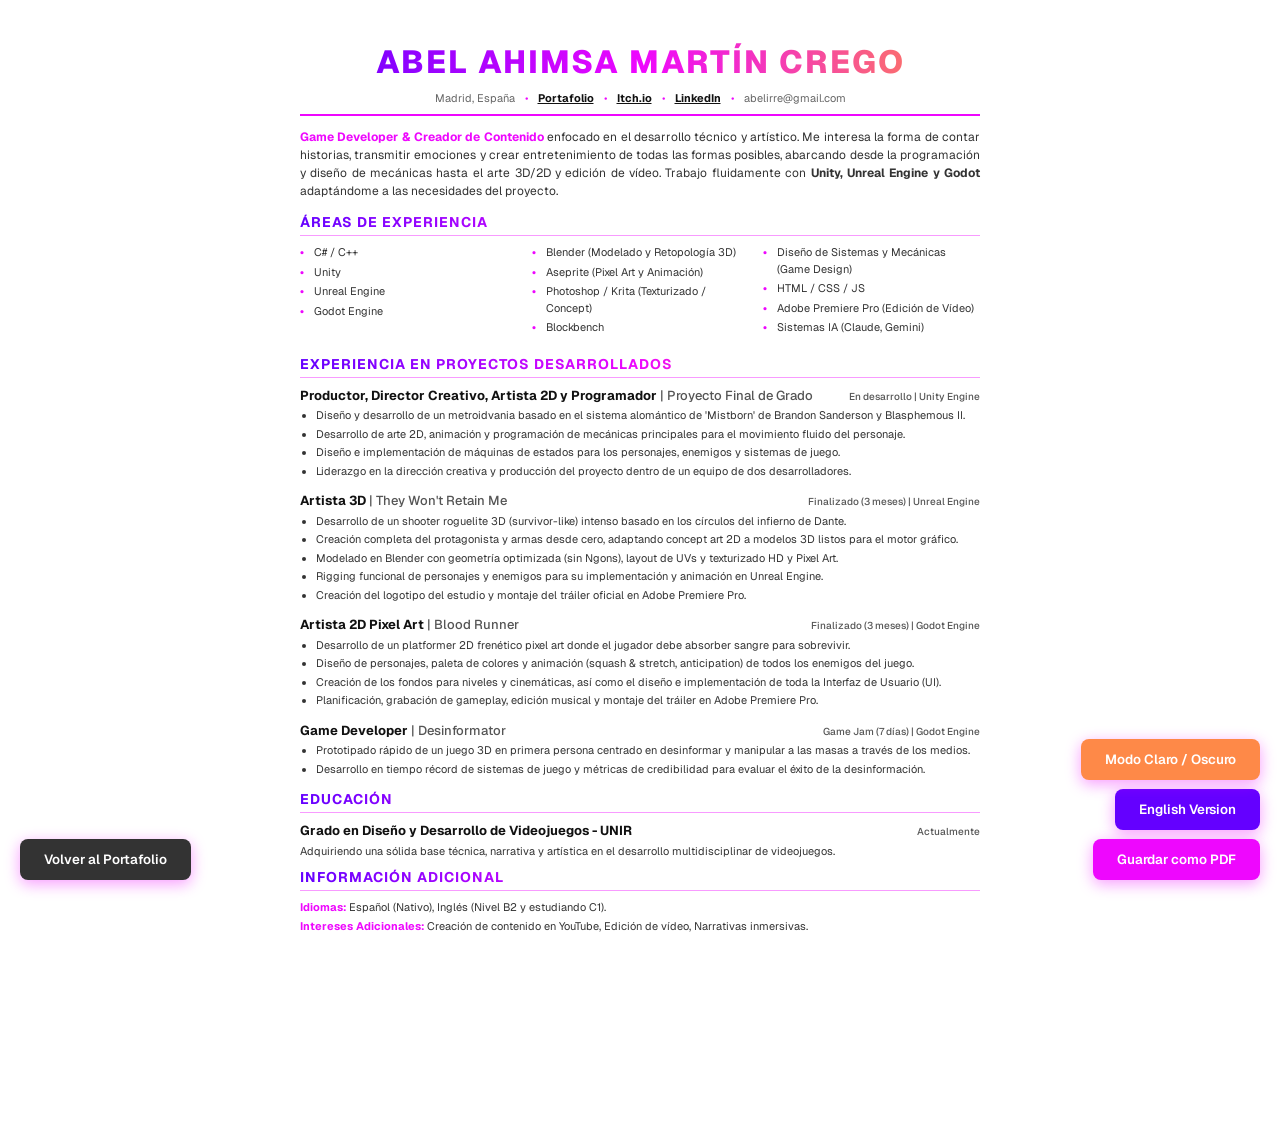
<file: resume.html>
<!DOCTYPE html>
<html lang="es">

<head>
    <meta charset="UTF-8">
    <meta name="viewport" content="width=device-width, initial-scale=1.0">
    <title>Abelirre - CV</title>
    <link href="https://fonts.googleapis.com/css2?family=Geist:wght@100..900&display=swap" rel="stylesheet">
    <style>
        /* Base / Reset */
        @page {
            size: A4;
            margin: 0;
        }

        * {
            box-sizing: border-box;
            -webkit-print-color-adjust: exact;
            color-adjust: exact;
        }

        body {
            font-family: 'Geist', sans-serif;
            background-color: #0a0a0f;
            color: #d0d0e0;
            margin: 0 auto;
            padding: 0;
            width: 210mm;
            min-height: 297mm;
            line-height: 1.5;
            position: relative;
        }

        /* Contenedor principal para simular la página */
        .cv-page {
            width: 100%;
            height: 100%;
            padding: 10mm 15mm;
            background-color: #0a0a0f;
            display: flex;
            flex-direction: column;
        }

        /* Tipografía y acentos */
        h1,
        h2,
        h3,
        h4,
        h5,
        h6 {
            margin: 0;
            color: #ffffff;
        }

        .pink-text {
            color: #ee07fe;
        }

        .gradient-text {
            color: #ee07fe;
            background: linear-gradient(90deg, #6400FF, #ee07fe, #fe8948);
            -webkit-background-clip: text;
            -webkit-text-fill-color: transparent;
            background-clip: text;
        }

        /* Header */
        header {
            text-align: center;
            border-bottom: 2px solid #ee07fe;
            padding-bottom: 8px;
            margin-bottom: 12px;
        }

        header h1 {
            font-size: 32px;
            font-weight: 800;
            letter-spacing: 2px;
            text-transform: uppercase;
        }

        .header-contact {
            margin-top: 4px;
            font-size: 11px;
            display: flex;
            justify-content: center;
            gap: 10px;
            flex-wrap: wrap;
            color: #a0a0b0;
        }

        .header-contact a {
            color: #d0d0e0;
            text-decoration: underline;
            font-weight: bold;
        }

        .header-contact a:hover {
            color: #ee07fe;
        }

        /* Profile */
        .profile {
            font-size: 12px;
            text-align: justify;
            margin-bottom: 12px;
        }

        /* Secciones */
        .section-title {
            font-size: 14px;
            font-weight: 700;
            color: #ffffff;
            text-transform: uppercase;
            border-bottom: 1px solid rgba(238, 7, 254, 0.4);
            padding-bottom: 2px;
            margin-bottom: 8px;
            letter-spacing: 1px;
        }

        /* Skills Grid */
        .skills-grid {
            display: grid;
            grid-template-columns: repeat(3, 1fr);
            gap: 15px;
            margin-bottom: 15px;
        }

        .skills-col {
            font-size: 11px;
        }

        .skills-col ul {
            list-style: none;
            padding: 0;
            margin: 0;
        }

        .skills-col li {
            margin-bottom: 3px;
            position: relative;
            padding-left: 14px;
        }

        .skills-col li::before {
            content: '•';
            color: #ee07fe;
            position: absolute;
            left: 0;
            font-weight: bold;
        }

        /* Experiencia */
        .experience-item {
            margin-bottom: 10px;
        }

        .exp-header {
            display: flex;
            justify-content: space-between;
            align-items: baseline;
            margin-bottom: 2px;
        }

        .exp-role-company {
            font-size: 13px;
        }

        .exp-role {
            font-weight: 700;
            color: #ffffff;
        }

        .exp-company {
            color: #a0a0b0;
            font-weight: 500;
        }

        .exp-meta {
            font-size: 10px;
            color: #a0a0b0;
            font-weight: 500;
            text-align: right;
        }

        .exp-desc {
            font-size: 11px;
            color: #d0d0e0;
            margin-top: 2px;
        }

        .exp-desc ul {
            margin: 0;
            padding-left: 16px;
        }

        .exp-desc li {
            margin-bottom: 2px;
        }

        /* Educación */
        .edu-item {
            margin-bottom: 8px;
        }

        .edu-item .exp-desc {
            margin-top: 2px;
        }

        /* Información Adicional */
        .additional-info {
            font-size: 11px;
        }

        .additional-info p {
            margin: 0 0 2px 0;
        }

        /* Botón oculto para imprimir - solo se ve en pantalla */
        .print-btn {
            position: fixed;
            bottom: 20px;
            right: 20px;
            background: #ee07fe;
            color: white;
            border: none;
            padding: 12px 24px;
            border-radius: 8px;
            font-family: 'Geist', sans-serif;
            font-weight: 600;
            cursor: pointer;
            box-shadow: 0 4px 15px rgba(238, 7, 254, 0.4);
            z-index: 1000;
        }

        .print-btn:hover {
            background: #ff4766;
        }

        @media print {
            .print-btn {
                display: none;
            }

            body {
                width: 100%;
                height: 100%;
                margin: 0;
                background-color: #ffffff !important;
            }

            .cv-page {
                padding: 10mm;
            }
        }

        /* Light Theme */
        body.light-theme {
            background-color: #ffffff !important;
            color: #1a1a1a;
        }

        body.light-theme .cv-page {
            background-color: #ffffff !important;
        }

        body.light-theme h1,
        body.light-theme h2,
        body.light-theme h3,
        body.light-theme h4,
        body.light-theme h5,
        body.light-theme h6,
        body.light-theme .exp-role {
            color: #111111;
        }

        body.light-theme .header-contact {
            color: #666666;
        }

        body.light-theme .header-contact a {
            color: #111111;
        }

        body.light-theme .header-contact a:hover {
            color: #ee07fe;
        }

        body.light-theme .exp-desc,
        body.light-theme .profile,
        body.light-theme .skills-col,
        body.light-theme .additional-info {
            color: #333333;
        }

        body.light-theme .exp-company,
        body.light-theme .exp-meta {
            color: #555555;
        }

        @media print {
            .print-btn {
                display: none;
            }

            html {
                background-color: #0a0a0f !important;
            }

            body {
                background-color: #0a0a0f !important;
                margin: 0;
                padding: 0;
                min-height: 297mm;
                height: 100%;
            }

            html.light-theme,
            body.light-theme {
                background-color: #ffffff !important;
            }

            .cv-page {
                padding: 10mm;
                min-height: 297mm;
                background-color: transparent !important;
            }

        }

        /* Modo Blanco y Negro */
        body.bw-mode .gradient-text {
            background: none !important;
            -webkit-background-clip: unset !important;
            -webkit-text-fill-color: unset !important;
            color: #ffffff !important;
        }

        body.bw-mode.light-theme .gradient-text {
            color: #000000 !important;
        }

        body.bw-mode .pink-text {
            color: #ffffff !important;
        }

        body.bw-mode.light-theme .pink-text {
            color: #000000 !important;
        }

        body.bw-mode header {
            border-bottom: 2px solid #555555 !important;
        }

        body.bw-mode.light-theme header {
            border-bottom: 2px solid #cccccc !important;
        }

        body.bw-mode .section-title {
            border-bottom: 1px solid #555555 !important;
        }

        body.bw-mode.light-theme .section-title {
            border-bottom: 1px solid #cccccc !important;
        }

        body.bw-mode .skills-col li::before {
            color: #ffffff !important;
        }

        body.bw-mode.light-theme .skills-col li::before {
            color: #000000 !important;
        }


        body.bw-mode .header-contact a {
            color: #ffffff !important;
        }

        body.bw-mode.light-theme .header-contact a {
            color: #000000 !important;
        }

        /* Print Modal */
        .modal {
            display: none;
            position: fixed;
            z-index: 2000;
            left: 0;
            top: 0;
            width: 100%;
            height: 100%;
            background-color: rgba(0, 0, 0, 0.7);
            align-items: center;
            justify-content: center;
        }

        .modal.active {
            display: flex;
        }

        .modal-content {
            background-color: #1a1a24;
            padding: 25px;
            border-radius: 12px;
            text-align: center;
            max-width: 400px;
            border: 1px solid #ee07fe;
            color: #ffffff;
        }

        body.light-theme .modal-content {
            background-color: #f5f5f5;
            border: 1px solid #ccc;
            color: #111111;
        }

        .modal-content h3 {
            margin-bottom: 15px;
            margin-top: 0;
        }

        .modal-content p {
            font-size: 13px;
            margin-bottom: 20px;
            color: #a0a0b0;
        }

        body.light-theme .modal-content p {
            color: #555555;
        }

        .modal-content button {
            display: block;
            width: 100%;
            padding: 12px;
            margin-bottom: 10px;
            border: none;
            border-radius: 8px;
            font-weight: 600;
            cursor: pointer;
            font-family: 'Geist', sans-serif;
            transition: 0.2s;
        }

        .modal-content button:nth-of-type(1) {
            background: #ee07fe;
            color: #fff;
        }

        .modal-content button:nth-of-type(2) {
            background: #555555;
            color: #fff;
        }

        body.light-theme .modal-content button:nth-of-type(2) {
            background: #bbbbbb;
            color: #000;
        }

        .modal-content button.btn-cancel {
            background: transparent;
            border: 1px solid #555;
            color: #a0a0b0;
        }

        @media screen and (max-width: 768px) {
            body {
                width: 100% !important;
                min-height: auto !important;
                padding-bottom: 140px !important;
            }

            .cv-page {
                padding: 20px 15px !important;
            }

            .skills-grid {
                grid-template-columns: 1fr !important;
                gap: 5px !important;
            }

            .skills-col ul {
                margin-bottom: 0 !important;
            }

            .job-header {
                flex-direction: column !important;
                align-items: flex-start !important;
            }

            .job-date {
                margin-top: 2px !important;
                margin-bottom: 5px !important;
            }

            .header-contact {
                flex-wrap: wrap !important;
                gap: 5px 10px !important;
            }

            .header-contact span.pink-text {
                display: none !important;
            }

            h1 {
                font-size: 1.8rem !important;
            }

            h2 {
                font-size: 1.2rem !important;
            }

            h3 {
                font-size: 1rem !important;
            }

            p,
            li,
            .header-contact {
                font-size: 0.95rem !important;
            }

            /* Floating Buttons adjustments */
            .print-btn {
                padding: 12px 10px !important;
                font-size: 0.9rem !important;
                width: calc(50% - 25px) !important;
                text-align: center !important;
                border-radius: 12px !important;
            }

            button.print-btn[onclick*="'index.html'"] {
                left: 15px !important;
                bottom: 15px !important;
            }

            button.print-btn[onclick*="openPrintModal"] {
                right: 15px !important;
                bottom: 15px !important;
            }

            button.print-btn[onclick*="toggleTheme"] {
                left: 15px !important;
                bottom: 75px !important;
            }

            button.print-btn[onclick*="'resume"] {
                right: 15px !important;
                bottom: 75px !important;
            }
        }
    </style>
</head>

<body class="light-theme">

    <button class="print-btn" onclick="window.location.href='index.html'"
        style="left: 20px; right: auto; bottom: 20px; background: #333333;">Volver al Portafolio</button>
    <button class="print-btn" onclick="window.location.href='resume_en.html'"
        style="bottom: 70px; background: #6400FF;">English Version</button>
    <button class="print-btn" onclick="toggleTheme()" style="bottom: 120px; background: #fe8948;">Modo Claro /
        Oscuro</button>
    <button class="print-btn" onclick="openPrintModal()">Guardar como PDF</button>

    <div class="cv-page">
        <header>
            <h1 class="gradient-text">ABEL AHIMSA MARTÍN CREGO</h1>
            <div class="header-contact">
                <span>Madrid, España</span>
                <span class="pink-text">•</span>
                <a href="https://abelirreften.github.io/Abelirre.com/" target="_blank">Portafolio</a>
                <span class="pink-text">•</span>
                <a href="https://abelirre.itch.io" target="_blank">Itch.io</a>
                <span class="pink-text">•</span>
                <a href="https://www.linkedin.com/in/abel-ahimsa-martin-crego" target="_blank">LinkedIn</a>
                <span class="pink-text">•</span>
                <span>abelirre@gmail.com</span>
            </div>
        </header>

        <div class="profile">
            <strong class="pink-text">Game Developer & Creador de Contenido</strong> enfocado en el desarrollo técnico y
            artístico. Me interesa la forma de contar historias, transmitir emociones y crear entretenimiento de todas
            las formas posibles, abarcando desde la programación y diseño de mecánicas hasta el arte 3D/2D y edición de
            vídeo. Trabajo fluidamente con <strong>Unity, Unreal Engine y Godot</strong> adaptándome a las necesidades
            del proyecto.
        </div>

        <h2 class="section-title gradient-text">Áreas de Experiencia</h2>
        <div class="skills-grid">
            <div class="skills-col">
                <ul>
                    <li>C# / C++</li>
                    <li>Unity</li>
                    <li>Unreal Engine</li>
                    <li>Godot Engine</li>
                </ul>
            </div>
            <div class="skills-col">
                <ul>
                    <li>Blender (Modelado y Retopología 3D)</li>
                    <li>Aseprite (Pixel Art y Animación)</li>
                    <li>Photoshop / Krita (Texturizado / Concept)</li>
                    <li>Blockbench</li>
                </ul>
            </div>
            <div class="skills-col">
                <ul>
                    <li>Diseño de Sistemas y Mecánicas (Game Design)</li>
                    <li>HTML / CSS / JS</li>
                    <li>Adobe Premiere Pro (Edición de Vídeo)</li>
                    <li>Sistemas IA (Claude, Gemini)</li>
                </ul>
            </div>
        </div>

        <h2 class="section-title gradient-text">Experiencia en Proyectos Desarrollados</h2>

        <div class="experience-item">
            <div class="exp-header">
                <div class="exp-role-company">
                    <span class="exp-role">Productor, Director Creativo, Artista 2D y Programador</span> <span
                        class="exp-company">| Proyecto Final de Grado</span>
                </div>
                <div class="exp-meta">En desarrollo | Unity Engine</div>
            </div>
            <div class="exp-desc">
                <ul>
                    <li>Diseño y desarrollo de un metroidvania basado en el sistema alomántico de 'Mistborn' de Brandon
                        Sanderson y Blasphemous II.</li>
                    <li>Desarrollo de arte 2D, animación y programación de mecánicas principales para el movimiento
                        fluido del personaje.</li>
                    <li>Diseño e implementación de máquinas de estados para los personajes, enemigos y sistemas de
                        juego.</li>
                    <li>Liderazgo en la dirección creativa y producción del proyecto dentro de un equipo de dos
                        desarrolladores.</li>
                </ul>
            </div>
        </div>

        <div class="experience-item">
            <div class="exp-header">
                <div class="exp-role-company">
                    <span class="exp-role">Artista 3D</span> <span class="exp-company">| They Won't Retain Me</span>
                </div>
                <div class="exp-meta">Finalizado (3 meses) | Unreal Engine</div>
            </div>
            <div class="exp-desc">
                <ul>
                    <li>Desarrollo de un shooter roguelite 3D (survivor-like) intenso basado en los círculos del
                        infierno de Dante.</li>
                    <li>Creación completa del protagonista y armas desde cero, adaptando concept art 2D a modelos 3D
                        listos para el motor gráfico.</li>
                    <li>Modelado en Blender con geometría optimizada (sin Ngons), layout de UVs y texturizado HD y Pixel
                        Art.</li>
                    <li>Rigging funcional de personajes y enemigos para su implementación y animación en Unreal Engine.
                    </li>
                    <li>Creación del logotipo del estudio y montaje del tráiler oficial en Adobe Premiere Pro.</li>
                </ul>
            </div>
        </div>

        <div class="experience-item">
            <div class="exp-header">
                <div class="exp-role-company">
                    <span class="exp-role">Artista 2D Pixel Art</span> <span class="exp-company">| Blood Runner</span>
                </div>
                <div class="exp-meta">Finalizado (3 meses) | Godot Engine</div>
            </div>
            <div class="exp-desc">
                <ul>
                    <li>Desarrollo de un platformer 2D frenético pixel art donde el jugador debe absorber sangre para
                        sobrevivir.</li>
                    <li>Diseño de personajes, paleta de colores y animación (squash & stretch, anticipation) de todos
                        los enemigos del juego.</li>
                    <li>Creación de los fondos para niveles y cinemáticas, así como el diseño e implementación de toda
                        la Interfaz de Usuario (UI).</li>
                    <li>Planificación, grabación de gameplay, edición musical y montaje del tráiler en Adobe Premiere
                        Pro.</li>
                </ul>
            </div>
        </div>

        <div class="experience-item">
            <div class="exp-header">
                <div class="exp-role-company">
                    <span class="exp-role">Game Developer</span> <span class="exp-company">| Desinformator</span>
                </div>
                <div class="exp-meta">Game Jam (7 días) | Godot Engine</div>
            </div>
            <div class="exp-desc">
                <ul>
                    <li>Prototipado rápido de un juego 3D en primera persona centrado en desinformar y manipular a las
                        masas a través de los medios.</li>
                    <li>Desarrollo en tiempo récord de sistemas de juego y métricas de credibilidad para evaluar el
                        éxito de la desinformación.</li>
                </ul>
            </div>
        </div>

        <h2 class="section-title gradient-text">Educación</h2>
        <div class="experience-item edu-item">
            <div class="exp-header">
                <div class="exp-role-company">
                    <span class="exp-role">Grado en Diseño y Desarrollo de Videojuegos - UNIR</span>
                </div>
                <div class="exp-meta">Actualmente</div>
            </div>
            <div class="exp-desc">
                Adquiriendo una sólida base técnica, narrativa y artística en el desarrollo multidisciplinar de
                videojuegos.
            </div>
        </div>

        <h2 class="section-title gradient-text">Información Adicional</h2>
        <div class="additional-info">
            <p><strong class="pink-text">Idiomas:</strong> Español (Nativo), Inglés (Nivel B2 y estudiando C1).</p>
            <p><strong class="pink-text">Intereses Adicionales:</strong> Creación de contenido en YouTube, Edición de
                vídeo, Narrativas inmersivas.</p>
        </div>
    </div>

    <script>
        function toggleTheme() {
            document.body.classList.toggle('light-theme');
            if (document.body.classList.contains('light-theme')) {
                localStorage.setItem('cv-theme', 'light');
                if (document.body.classList.contains('light-theme')) {
                    document.documentElement.classList.add('light-theme');
                } else {
                    document.documentElement.classList.remove('light-theme');
                }

            } else {
                localStorage.setItem('cv-theme', 'dark');
                if (document.body.classList.contains('light-theme')) {
                    document.documentElement.classList.add('light-theme');
                } else {
                    document.documentElement.classList.remove('light-theme');
                }

            }
        }

        // Initialize theme from localStorage (default to light)
        let savedTheme = localStorage.getItem('cv-theme');
        if (savedTheme === 'dark') {
            document.body.classList.remove('light-theme');
        } else {
            document.body.classList.add('light-theme');
            localStorage.setItem('cv-theme', 'light');
            if (document.body.classList.contains('light-theme')) {
                document.documentElement.classList.add('light-theme');
            } else {
                document.documentElement.classList.remove('light-theme');
            }

        }

        function openPrintModal() { document.getElementById('print-modal').classList.add('active'); }
        function closePrintModal() { document.getElementById('print-modal').classList.remove('active'); }
        function printWithMode(mode) {
            closePrintModal();
            if (mode === 'bw') { document.body.classList.add('bw-mode'); }
            window.print();
            if (mode === 'bw') {
                setTimeout(() => document.body.classList.remove('bw-mode'), 1000);
            }
        }

    </script>

    <div id="print-modal" class="modal">
        <div class="modal-content">
            <h3>Opciones de PDF</h3>
            <p>Elige cómo quieres exportar el currículum. Si eliges blanco y negro, los degradados y colores se
                cambiarán a texto plano para mayor claridad.</p>
            <button onclick="printWithMode('color')">A Color (Conservar diseño)</button>
            <button onclick="printWithMode('bw')">Blanco y Negro (Plano)</button>
            <button onclick="closePrintModal()" class="btn-cancel">Cancelar</button>
        </div>
    </div>

</body>

</html>
</file>
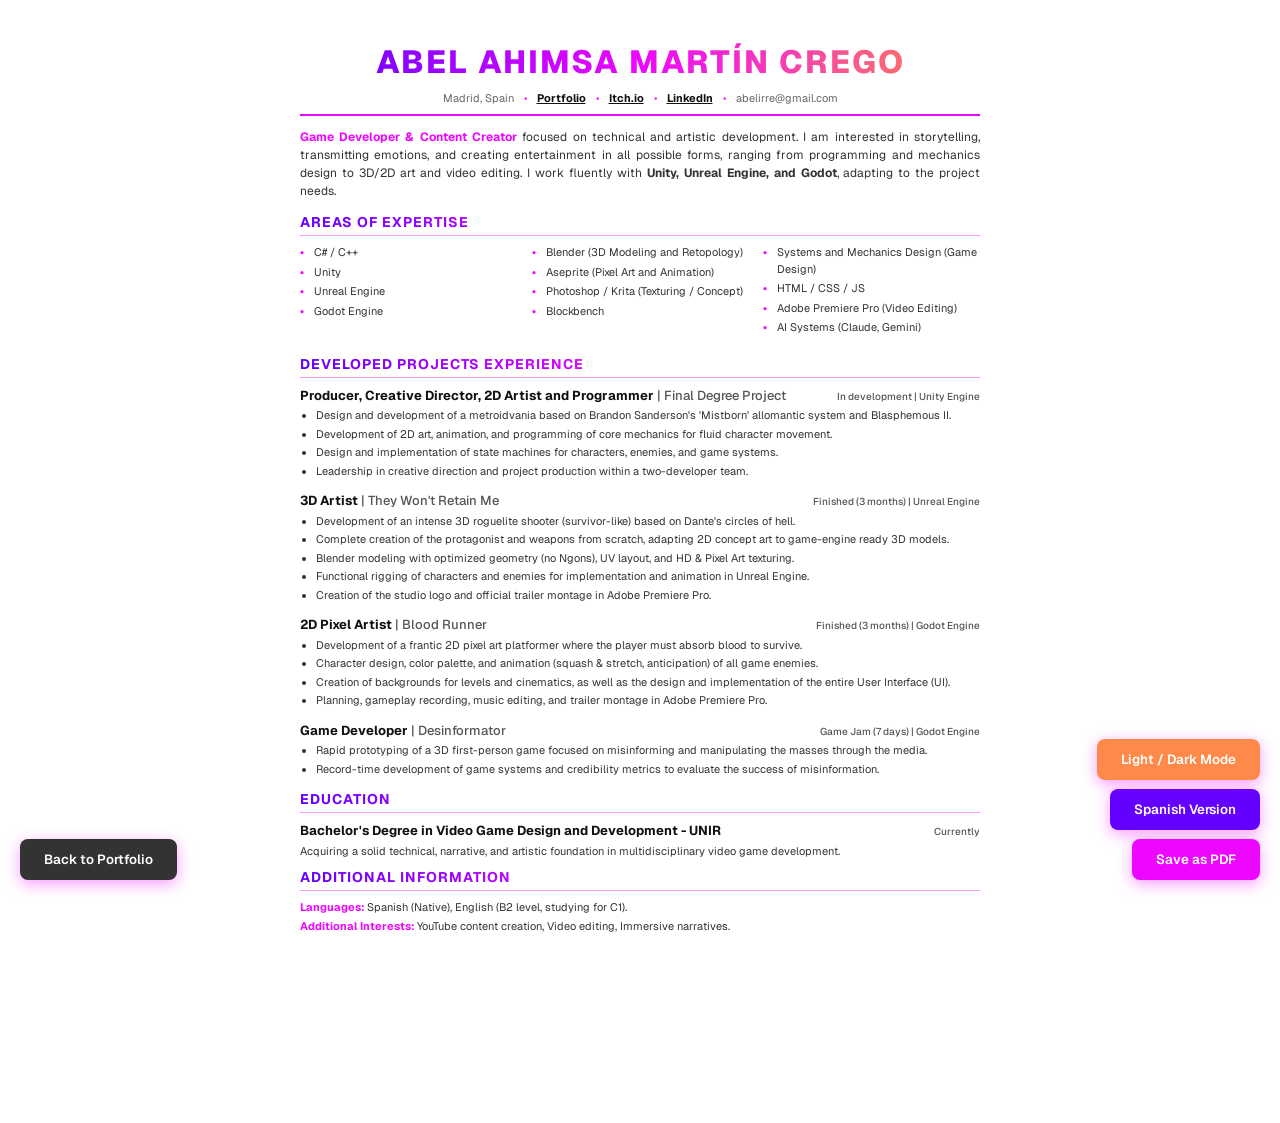
<file: resume_en.html>
<!DOCTYPE html>
<html lang="en">

<head>
    <meta charset="UTF-8">
    <meta name="viewport" content="width=device-width, initial-scale=1.0">
    <title>Abelirre - CV</title>
    <link href="https://fonts.googleapis.com/css2?family=Geist:wght@100..900&display=swap" rel="stylesheet">
    <style>
        /* Base / Reset */
        @page {
            size: A4;
            margin: 0;
        }

        * {
            box-sizing: border-box;
            -webkit-print-color-adjust: exact;
            color-adjust: exact;
        }

        body {
            font-family: 'Geist', sans-serif;
            background-color: #0a0a0f;
            color: #d0d0e0;
            margin: 0 auto;
            padding: 0;
            width: 210mm;
            min-height: 297mm;
            line-height: 1.5;
            position: relative;
        }

        /* Contenedor principal para simular la página */
        .cv-page {
            width: 100%;
            height: 100%;
            padding: 10mm 15mm;
            background-color: #0a0a0f;
            display: flex;
            flex-direction: column;
        }

        /* Tipografía y acentos */
        h1,
        h2,
        h3,
        h4,
        h5,
        h6 {
            margin: 0;
            color: #ffffff;
        }

        .pink-text {
            color: #ee07fe;
        }

        .gradient-text {
            color: #ee07fe;
            background: linear-gradient(90deg, #6400FF, #ee07fe, #fe8948);
            -webkit-background-clip: text;
            -webkit-text-fill-color: transparent;
            background-clip: text;
        }

        /* Header */
        header {
            text-align: center;
            border-bottom: 2px solid #ee07fe;
            padding-bottom: 8px;
            margin-bottom: 12px;
        }

        header h1 {
            font-size: 32px;
            font-weight: 800;
            letter-spacing: 2px;
            text-transform: uppercase;
        }

        .header-contact {
            margin-top: 4px;
            font-size: 11px;
            display: flex;
            justify-content: center;
            gap: 10px;
            flex-wrap: wrap;
            color: #a0a0b0;
        }

        .header-contact a {
            color: #d0d0e0;
            text-decoration: underline;
            font-weight: bold;
        }

        .header-contact a:hover {
            color: #ee07fe;
        }

        /* Profile */
        .profile {
            font-size: 12px;
            text-align: justify;
            margin-bottom: 12px;
        }

        /* Secciones */
        .section-title {
            font-size: 14px;
            font-weight: 700;
            color: #ffffff;
            text-transform: uppercase;
            border-bottom: 1px solid rgba(238, 7, 254, 0.4);
            padding-bottom: 2px;
            margin-bottom: 8px;
            letter-spacing: 1px;
        }

        /* Skills Grid */
        .skills-grid {
            display: grid;
            grid-template-columns: repeat(3, 1fr);
            gap: 15px;
            margin-bottom: 15px;
        }

        .skills-col {
            font-size: 11px;
        }

        .skills-col ul {
            list-style: none;
            padding: 0;
            margin: 0;
        }

        .skills-col li {
            margin-bottom: 3px;
            position: relative;
            padding-left: 14px;
        }

        .skills-col li::before {
            content: '•';
            color: #ee07fe;
            position: absolute;
            left: 0;
            font-weight: bold;
        }

        /* Experiencia */
        .experience-item {
            margin-bottom: 10px;
        }

        .exp-header {
            display: flex;
            justify-content: space-between;
            align-items: baseline;
            margin-bottom: 2px;
        }

        .exp-role-company {
            font-size: 13px;
        }

        .exp-role {
            font-weight: 700;
            color: #ffffff;
        }

        .exp-company {
            color: #a0a0b0;
            font-weight: 500;
        }

        .exp-meta {
            font-size: 10px;
            color: #a0a0b0;
            font-weight: 500;
            text-align: right;
        }

        .exp-desc {
            font-size: 11px;
            color: #d0d0e0;
            margin-top: 2px;
        }

        .exp-desc ul {
            margin: 0;
            padding-left: 16px;
        }

        .exp-desc li {
            margin-bottom: 2px;
        }

        /* Educación */
        .edu-item {
            margin-bottom: 8px;
        }

        .edu-item .exp-desc {
            margin-top: 2px;
        }

        /* Información Adicional */
        .additional-info {
            font-size: 11px;
        }

        .additional-info p {
            margin: 0 0 2px 0;
        }

        /* Botón oculto para imprimir - solo se ve en pantalla */
        .print-btn {
            position: fixed;
            bottom: 20px;
            right: 20px;
            background: #ee07fe;
            color: white;
            border: none;
            padding: 12px 24px;
            border-radius: 8px;
            font-family: 'Geist', sans-serif;
            font-weight: 600;
            cursor: pointer;
            box-shadow: 0 4px 15px rgba(238, 7, 254, 0.4);
            z-index: 1000;
        }

        .print-btn:hover {
            background: #ff4766;
        }

        @media print {
            .print-btn {
                display: none;
            }

            body {
                width: 100%;
                height: 100%;
                margin: 0;
                background-color: #ffffff !important;
            }

            .cv-page {
                padding: 10mm;
            }
        }

        /* Light Theme */
        body.light-theme {
            background-color: #ffffff !important;
            color: #1a1a1a;
        }

        body.light-theme .cv-page {
            background-color: #ffffff !important;
        }

        body.light-theme h1,
        body.light-theme h2,
        body.light-theme h3,
        body.light-theme h4,
        body.light-theme h5,
        body.light-theme h6,
        body.light-theme .exp-role {
            color: #111111;
        }

        body.light-theme .header-contact {
            color: #666666;
        }

        body.light-theme .header-contact a {
            color: #111111;
        }

        body.light-theme .header-contact a:hover {
            color: #ee07fe;
        }

        body.light-theme .exp-desc,
        body.light-theme .profile,
        body.light-theme .skills-col,
        body.light-theme .additional-info {
            color: #333333;
        }

        body.light-theme .exp-company,
        body.light-theme .exp-meta {
            color: #555555;
        }

        @media print {
            .print-btn {
                display: none;
            }

            html {
                background-color: #0a0a0f !important;
            }

            body {
                background-color: #0a0a0f !important;
                margin: 0;
                padding: 0;
                min-height: 297mm;
                height: 100%;
            }

            html.light-theme,
            body.light-theme {
                background-color: #ffffff !important;
            }

            .cv-page {
                padding: 10mm;
                min-height: 297mm;
                background-color: transparent !important;
            }

        }

        /* Modo Blanco y Negro */
        body.bw-mode .gradient-text {
            background: none !important;
            -webkit-background-clip: unset !important;
            -webkit-text-fill-color: unset !important;
            color: #ffffff !important;
        }

        body.bw-mode.light-theme .gradient-text {
            color: #000000 !important;
        }

        body.bw-mode .pink-text {
            color: #ffffff !important;
        }

        body.bw-mode.light-theme .pink-text {
            color: #000000 !important;
        }

        body.bw-mode header {
            border-bottom: 2px solid #555555 !important;
        }

        body.bw-mode.light-theme header {
            border-bottom: 2px solid #cccccc !important;
        }

        body.bw-mode .section-title {
            border-bottom: 1px solid #555555 !important;
        }

        body.bw-mode.light-theme .section-title {
            border-bottom: 1px solid #cccccc !important;
        }

        body.bw-mode .skills-col li::before {
            color: #ffffff !important;
        }

        body.bw-mode.light-theme .skills-col li::before {
            color: #000000 !important;
        }


        body.bw-mode .header-contact a {
            color: #ffffff !important;
        }

        body.bw-mode.light-theme .header-contact a {
            color: #000000 !important;
        }

        /* Print Modal */
        .modal {
            display: none;
            position: fixed;
            z-index: 2000;
            left: 0;
            top: 0;
            width: 100%;
            height: 100%;
            background-color: rgba(0, 0, 0, 0.7);
            align-items: center;
            justify-content: center;
        }

        .modal.active {
            display: flex;
        }

        .modal-content {
            background-color: #1a1a24;
            padding: 25px;
            border-radius: 12px;
            text-align: center;
            max-width: 400px;
            border: 1px solid #ee07fe;
            color: #ffffff;
        }

        body.light-theme .modal-content {
            background-color: #f5f5f5;
            border: 1px solid #ccc;
            color: #111111;
        }

        .modal-content h3 {
            margin-bottom: 15px;
            margin-top: 0;
        }

        .modal-content p {
            font-size: 13px;
            margin-bottom: 20px;
            color: #a0a0b0;
        }

        body.light-theme .modal-content p {
            color: #555555;
        }

        .modal-content button {
            display: block;
            width: 100%;
            padding: 12px;
            margin-bottom: 10px;
            border: none;
            border-radius: 8px;
            font-weight: 600;
            cursor: pointer;
            font-family: 'Geist', sans-serif;
            transition: 0.2s;
        }

        .modal-content button:nth-of-type(1) {
            background: #ee07fe;
            color: #fff;
        }

        .modal-content button:nth-of-type(2) {
            background: #555555;
            color: #fff;
        }

        body.light-theme .modal-content button:nth-of-type(2) {
            background: #bbbbbb;
            color: #000;
        }

        .modal-content button.btn-cancel {
            background: transparent;
            border: 1px solid #555;
            color: #a0a0b0;
        }


        @media screen and (max-width: 768px) {
            body {
                width: 100% !important;
                min-height: auto !important;
                padding-bottom: 140px !important;
            }

            .cv-page {
                padding: 20px 15px !important;
            }

            .skills-grid {
                grid-template-columns: 1fr !important;
                gap: 5px !important;
            }

            .skills-col ul {
                margin-bottom: 0 !important;
            }

            .job-header {
                flex-direction: column !important;
                align-items: flex-start !important;
            }

            .job-date {
                margin-top: 2px !important;
                margin-bottom: 5px !important;
            }

            .header-contact {
                flex-wrap: wrap !important;
                gap: 5px 10px !important;
            }

            .header-contact span.pink-text {
                display: none !important;
            }

            h1 {
                font-size: 1.8rem !important;
            }

            h2 {
                font-size: 1.2rem !important;
            }

            h3 {
                font-size: 1rem !important;
            }

            p,
            li,
            .header-contact {
                font-size: 0.95rem !important;
            }

            /* Floating Buttons adjustments */
            .print-btn {
                padding: 12px 10px !important;
                font-size: 0.9rem !important;
                width: calc(50% - 25px) !important;
                text-align: center !important;
                border-radius: 12px !important;
            }

            button.print-btn[onclick*="'index.html'"] {
                left: 15px !important;
                bottom: 15px !important;
            }

            button.print-btn[onclick*="openPrintModal"] {
                right: 15px !important;
                bottom: 15px !important;
            }

            button.print-btn[onclick*="toggleTheme"] {
                left: 15px !important;
                bottom: 75px !important;
            }

            button.print-btn[onclick*="'resume"] {
                right: 15px !important;
                bottom: 75px !important;
            }
        }
    </style>
</head>

<body class="light-theme">

    <button class="print-btn" onclick="window.location.href='index.html'"
        style="left: 20px; right: auto; bottom: 20px; background: #333333;">Back to Portfolio</button>
    <button class="print-btn" onclick="window.location.href='resume.html'"
        style="bottom: 70px; background: #6400FF;">Spanish Version</button>
    <button class="print-btn" onclick="toggleTheme()" style="bottom: 120px; background: #fe8948;">Light / Dark
        Mode</button>
    <button class="print-btn" onclick="openPrintModal()">Save as PDF</button>

    <div class="cv-page">
        <header>
            <h1 class="gradient-text">ABEL AHIMSA MARTÍN CREGO</h1>
            <div class="header-contact">
                <span>Madrid, Spain</span>
                <span class="pink-text">•</span>
                <a href="https://abelirreften.github.io/Abelirre.com/" target="_blank">Portfolio</a>
                <span class="pink-text">•</span>
                <a href="https://abelirre.itch.io" target="_blank">Itch.io</a>
                <span class="pink-text">•</span>
                <a href="https://www.linkedin.com/in/abel-ahimsa-martin-crego" target="_blank">LinkedIn</a>
                <span class="pink-text">•</span>
                <span>abelirre@gmail.com</span>
            </div>
        </header>

        <div class="profile">
            <strong class="pink-text">Game Developer & Content Creator</strong> focused on technical and artistic
            development. I am interested in storytelling, transmitting emotions, and creating entertainment in all
            possible forms, ranging from programming and mechanics design to 3D/2D art and video editing. I work
            fluently with <strong>Unity, Unreal Engine, and Godot</strong>, adapting to the project needs.
        </div>

        <h2 class="section-title gradient-text">Areas of Expertise</h2>
        <div class="skills-grid">
            <div class="skills-col">
                <ul>
                    <li>C# / C++</li>
                    <li>Unity</li>
                    <li>Unreal Engine</li>
                    <li>Godot Engine</li>
                </ul>
            </div>
            <div class="skills-col">
                <ul>
                    <li>Blender (3D Modeling and Retopology)</li>
                    <li>Aseprite (Pixel Art and Animation)</li>
                    <li>Photoshop / Krita (Texturing / Concept)</li>
                    <li>Blockbench</li>
                </ul>
            </div>
            <div class="skills-col">
                <ul>
                    <li>Systems and Mechanics Design (Game Design)</li>
                    <li>HTML / CSS / JS</li>
                    <li>Adobe Premiere Pro (Video Editing)</li>
                    <li>AI Systems (Claude, Gemini)</li>
                </ul>
            </div>
        </div>

        <h2 class="section-title gradient-text">Developed Projects Experience</h2>

        <div class="experience-item">
            <div class="exp-header">
                <div class="exp-role-company">
                    <span class="exp-role">Producer, Creative Director, 2D Artist and Programmer</span> <span
                        class="exp-company">| Final Degree Project</span>
                </div>
                <div class="exp-meta">In development | Unity Engine</div>
            </div>
            <div class="exp-desc">
                <ul>
                    <li>Design and development of a metroidvania based on Brandon Sanderson's 'Mistborn' allomantic
                        system and Blasphemous II.</li>
                    <li>Development of 2D art, animation, and programming of core mechanics for fluid character
                        movement.</li>
                    <li>Design and implementation of state machines for characters, enemies, and game systems.</li>
                    <li>Leadership in creative direction and project production within a two-developer team.</li>
                </ul>
            </div>
        </div>

        <div class="experience-item">
            <div class="exp-header">
                <div class="exp-role-company">
                    <span class="exp-role">3D Artist</span> <span class="exp-company">| They Won't Retain Me</span>
                </div>
                <div class="exp-meta">Finished (3 months) | Unreal Engine</div>
            </div>
            <div class="exp-desc">
                <ul>
                    <li>Development of an intense 3D roguelite shooter (survivor-like) based on Dante's circles of hell.
                    </li>
                    <li>Complete creation of the protagonist and weapons from scratch, adapting 2D concept art to
                        game-engine ready 3D models.</li>
                    <li>Blender modeling with optimized geometry (no Ngons), UV layout, and HD & Pixel Art texturing.
                    </li>
                    <li>Functional rigging of characters and enemies for implementation and animation in Unreal Engine.
                    </li>
                    <li>Creation of the studio logo and official trailer montage in Adobe Premiere Pro.</li>
                </ul>
            </div>
        </div>

        <div class="experience-item">
            <div class="exp-header">
                <div class="exp-role-company">
                    <span class="exp-role">2D Pixel Artist</span> <span class="exp-company">| Blood Runner</span>
                </div>
                <div class="exp-meta">Finished (3 months) | Godot Engine</div>
            </div>
            <div class="exp-desc">
                <ul>
                    <li>Development of a frantic 2D pixel art platformer where the player must absorb blood to survive.
                    </li>
                    <li>Character design, color palette, and animation (squash & stretch, anticipation) of all game
                        enemies.</li>
                    <li>Creation of backgrounds for levels and cinematics, as well as the design and implementation of
                        the entire User Interface (UI).</li>
                    <li>Planning, gameplay recording, music editing, and trailer montage in Adobe Premiere Pro.</li>
                </ul>
            </div>
        </div>

        <div class="experience-item">
            <div class="exp-header">
                <div class="exp-role-company">
                    <span class="exp-role">Game Developer</span> <span class="exp-company">| Desinformator</span>
                </div>
                <div class="exp-meta">Game Jam (7 days) | Godot Engine</div>
            </div>
            <div class="exp-desc">
                <ul>
                    <li>Rapid prototyping of a 3D first-person game focused on misinforming and manipulating the masses
                        through the media.</li>
                    <li>Record-time development of game systems and credibility metrics to evaluate the success of
                        misinformation.</li>
                </ul>
            </div>
        </div>

        <h2 class="section-title gradient-text">Education</h2>
        <div class="experience-item edu-item">
            <div class="exp-header">
                <div class="exp-role-company">
                    <span class="exp-role">Bachelor's Degree in Video Game Design and Development - UNIR</span>
                </div>
                <div class="exp-meta">Currently</div>
            </div>
            <div class="exp-desc">
                Acquiring a solid technical, narrative, and artistic foundation in multidisciplinary video game
                development.
            </div>
        </div>

        <h2 class="section-title gradient-text">Additional Information</h2>
        <div class="additional-info">
            <p><strong class="pink-text">Languages:</strong> Spanish (Native), English (B2 level, studying for C1).</p>
            <p><strong class="pink-text">Additional Interests:</strong> YouTube content creation, Video editing,
                Immersive narratives.</p>
        </div>
    </div>

    <script>
        function toggleTheme() {
            document.body.classList.toggle('light-theme');
            if (document.body.classList.contains('light-theme')) {
                localStorage.setItem('cv-theme', 'light');
                if (document.body.classList.contains('light-theme')) {
                    document.documentElement.classList.add('light-theme');
                } else {
                    document.documentElement.classList.remove('light-theme');
                }

            } else {
                localStorage.setItem('cv-theme', 'dark');
                if (document.body.classList.contains('light-theme')) {
                    document.documentElement.classList.add('light-theme');
                } else {
                    document.documentElement.classList.remove('light-theme');
                }

            }
        }

        // Initialize theme from localStorage (default to light)
        let savedTheme = localStorage.getItem('cv-theme');
        if (savedTheme === 'dark') {
            document.body.classList.remove('light-theme');
        } else {
            document.body.classList.add('light-theme');
            localStorage.setItem('cv-theme', 'light');
            if (document.body.classList.contains('light-theme')) {
                document.documentElement.classList.add('light-theme');
            } else {
                document.documentElement.classList.remove('light-theme');
            }

        }

        function openPrintModal() { document.getElementById('print-modal').classList.add('active'); }
        function closePrintModal() { document.getElementById('print-modal').classList.remove('active'); }
        function printWithMode(mode) {
            closePrintModal();
            if (mode === 'bw') { document.body.classList.add('bw-mode'); }
            window.print();
            if (mode === 'bw') {
                setTimeout(() => document.body.classList.remove('bw-mode'), 1000);
            }
        }

    </script>

    <div id="print-modal" class="modal">
        <div class="modal-content">
            <h3>PDF Options</h3>
            <p>Choose how you want to export the resume. If you choose black and white, gradients and colors will be
                changed to plain text for clarity.</p>
            <button onclick="printWithMode('color')">Color (Keep design)</button>
            <button onclick="printWithMode('bw')">Black and White (Plain)</button>
            <button onclick="closePrintModal()" class="btn-cancel">Cancel</button>
        </div>
    </div>

</body>

</html>
</file>
